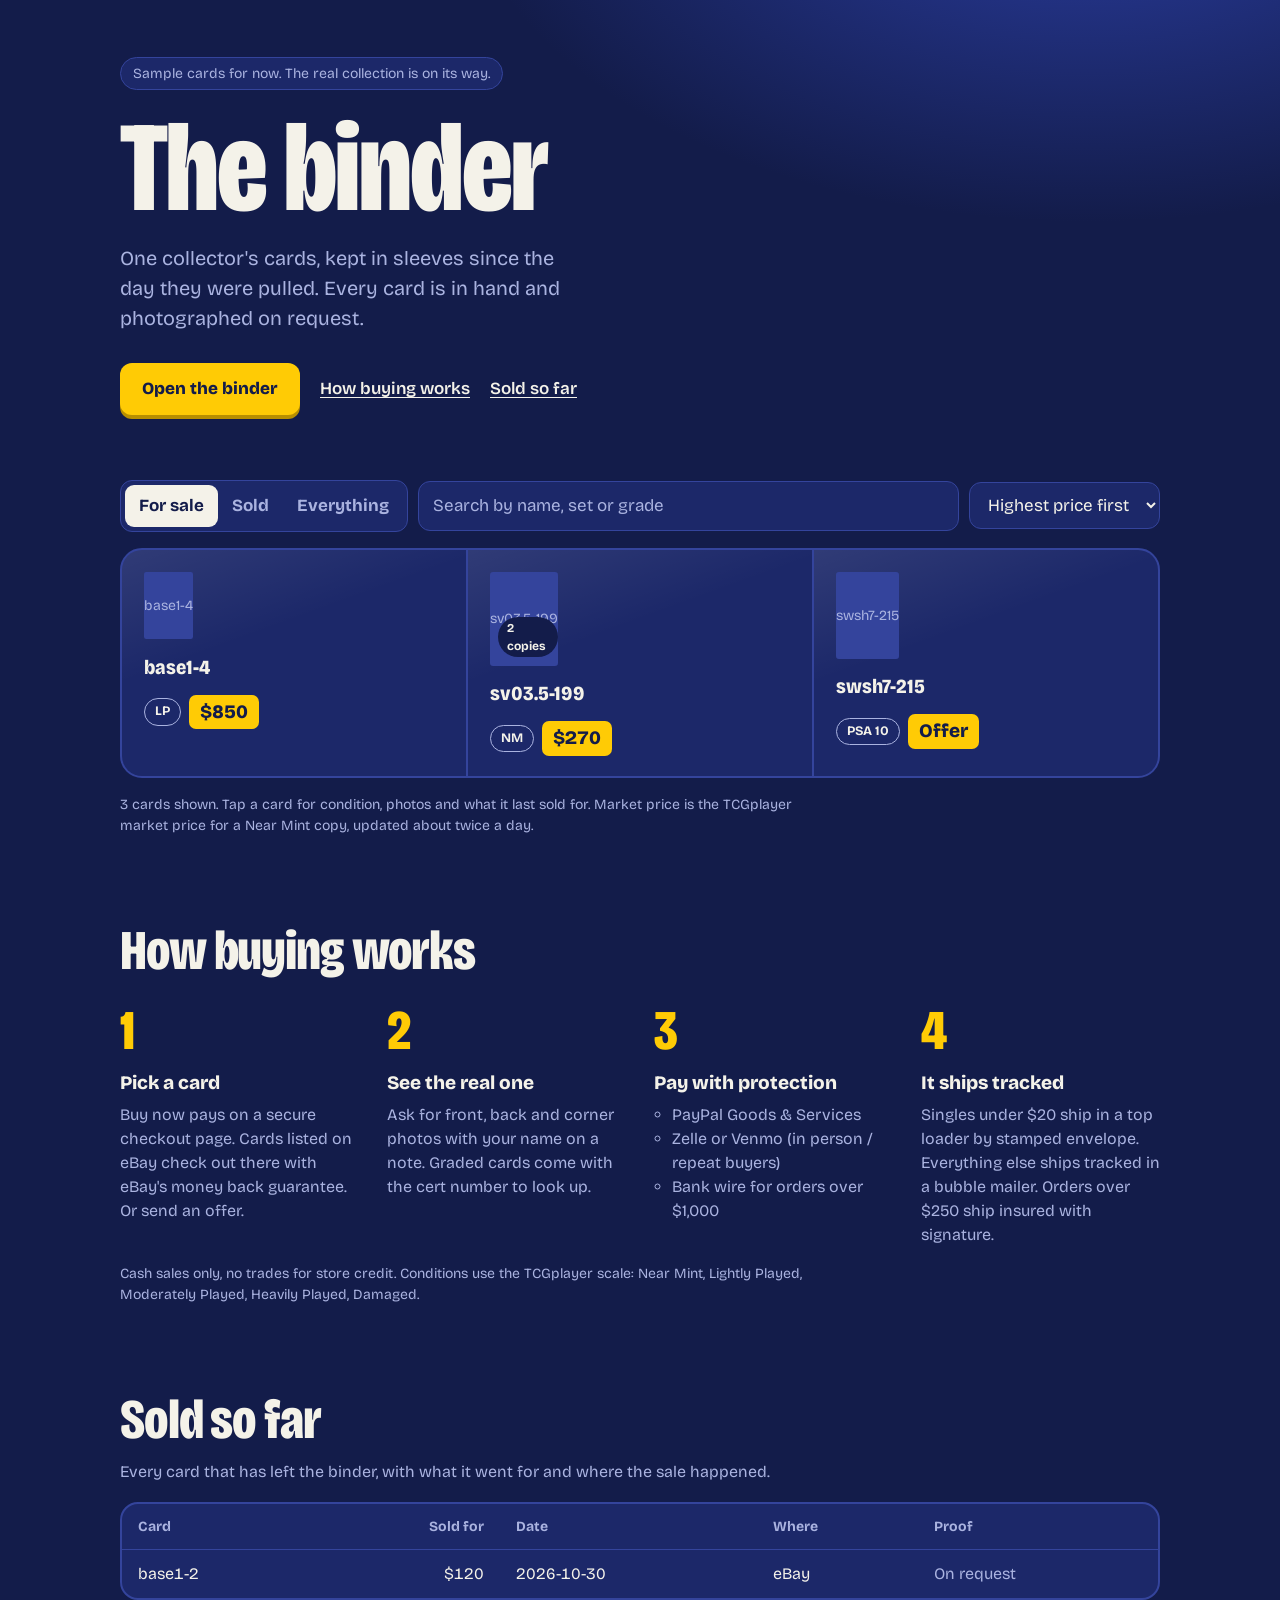
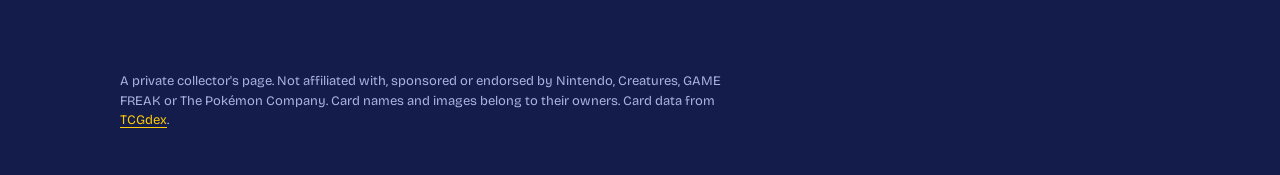
<file: index.html>
<!doctype html>
<html lang="en">
<head>
  <meta charset="utf-8">
  <meta name="viewport" content="width=device-width, initial-scale=1">
  <title>The binder</title>
  <meta name="description" content="A personal Pokemon card collection for sale. Real cards, photos on request, checkout through eBay or direct offer.">
  <meta name="theme-color" content="#131c4a">
  <link rel="manifest" href="manifest.webmanifest">
  <link rel="icon" href="icon.svg" type="image/svg+xml">
  <link rel="apple-touch-icon" href="icon-180.png">
  <meta name="apple-mobile-web-app-capable" content="yes">
  <meta name="mobile-web-app-capable" content="yes">
  <meta name="apple-mobile-web-app-status-bar-style" content="black-translucent">
  <meta name="apple-mobile-web-app-title" content="Binder">
  <link rel="preconnect" href="https://fonts.googleapis.com">
  <link rel="preconnect" href="https://fonts.gstatic.com" crossorigin>
  <link href="https://fonts.googleapis.com/css2?family=Bricolage+Grotesque:opsz,wdth,wght@12..96,75..100,200..800&display=swap" rel="stylesheet">
  <link rel="stylesheet" href="style.css">
</head>
<body>
  <header class="hero">
    <div class="hero-text">
      <p id="sample" class="sample" hidden>Sample cards for now. The real collection is on its way.</p>
      <h1 id="owner">The binder</h1>
      <p id="tagline" class="lede"></p>
      <p class="hero-links">
        <a class="btn" href="#binder">Open the binder</a>
        <a class="quiet" href="#how">How buying works</a>
        <a class="quiet" href="#sold">Sold so far</a>
        <a class="quiet" id="ebay" href="#" target="_blank" rel="noopener" hidden>eBay feedback</a>
      </p>
    </div>
    <div id="fan" class="fan" aria-label="Most valuable cards in the binder"></div>
  </header>

  <main>
    <section id="binder" class="binder">
      <div class="tools">
        <div class="seg" role="group" aria-label="Show">
          <button type="button" data-show="available" aria-pressed="true">For sale</button>
          <button type="button" data-show="sold" aria-pressed="false">Sold</button>
          <button type="button" data-show="all" aria-pressed="false">Everything</button>
        </div>
        <input id="q" type="search" placeholder="Search by name, set or grade" aria-label="Search cards">
        <select id="sort" aria-label="Sort">
          <option value="price">Highest price first</option>
          <option value="name">A to Z</option>
        </select>
      </div>
      <div id="grid" class="sheet"><p class="empty">Opening the binder…</p></div>
      <p class="fine"><span id="count"></span> Tap a card for condition, photos and what it last sold for. Market price is the TCGplayer market price for a Near Mint copy, updated about twice a day.</p>
    </section>

    <section id="how" class="how">
      <h2>How buying works</h2>
      <ol class="steps">
        <li>
          <h3>Pick a card</h3>
          <p>Buy now pays on a secure checkout page. Cards listed on eBay check out there with eBay's money back guarantee. Or send an offer.</p>
        </li>
        <li>
          <h3>See the real one</h3>
          <p>Ask for front, back and corner photos with your name on a note. Graded cards come with the cert number to look up.</p>
        </li>
        <li>
          <h3>Pay with protection</h3>
          <ul id="payments"></ul>
        </li>
        <li>
          <h3>It ships tracked</h3>
          <p id="shipping"></p>
        </li>
      </ol>
      <p class="fine">Cash sales only, no trades for store credit. Conditions use the TCGplayer scale: Near Mint, Lightly Played, Moderately Played, Heavily Played, Damaged.</p>
    </section>

    <section id="sold" class="how" hidden>
      <h2>Sold so far</h2>
      <p class="fine lead">Every card that has left the binder, with what it went for and where the sale happened.</p>
      <div class="table-wrap">
        <table>
          <thead><tr><th>Card</th><th class="num">Sold for</th><th>Date</th><th>Where</th><th>Proof</th></tr></thead>
          <tbody id="receipts"></tbody>
        </table>
      </div>
    </section>
  </main>

  <footer>
    <p>A private collector's page. Not affiliated with, sponsored or endorsed by Nintendo, Creatures, GAME FREAK or The Pokémon Company. Card names and images belong to their owners. Card data from <a href="https://tcgdex.dev" target="_blank" rel="noopener">TCGdex</a>.</p>
  </footer>

  <dialog id="detail" aria-labelledby="d-name">
    <button type="button" class="close" id="d-close" aria-label="Close">Close</button>
    <div class="detail">
      <div class="detail-art"><div class="holo big" id="d-art"></div></div>
      <div class="detail-info">
        <h2 id="d-name"></h2>
        <p id="d-meta" class="meta"></p>
        <p id="d-cond" class="chip"></p>
        <p id="d-note" class="note"></p>
        <p class="ask-row"><span id="d-ask" class="sticker big"></span><span id="d-market" class="market"></span></p>
        <div id="d-action"></div>
        <p class="sold-label">See what it actually sells for</p>
        <p id="d-sales" class="sales"></p>
      </div>
    </div>
  </dialog>

  <script src="core.js"></script>
  <script src="app.js"></script>
</body>
</html>
</file>
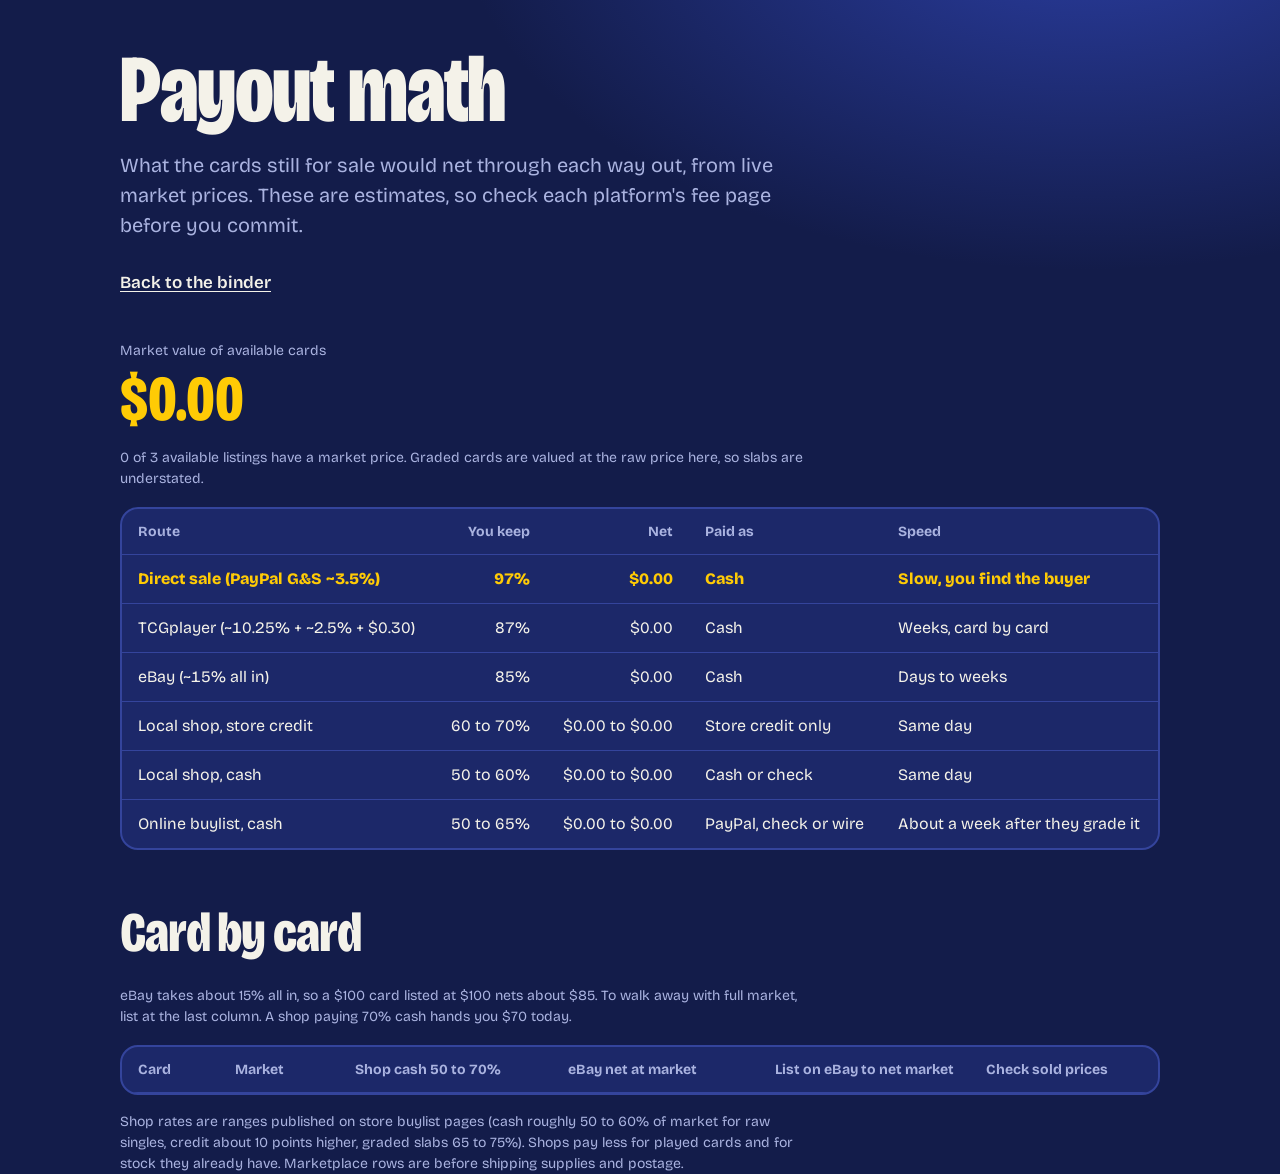
<file: seller.html>
<!doctype html>
<html lang="en">
<head>
  <meta charset="utf-8">
  <meta name="viewport" content="width=device-width, initial-scale=1">
  <meta name="robots" content="noindex">
  <title>Payout math</title>
  <link href="https://fonts.googleapis.com/css2?family=Bricolage+Grotesque:opsz,wdth,wght@12..96,75..100,200..800&display=swap" rel="stylesheet">
  <link rel="stylesheet" href="style.css">
</head>
<body>
  <header class="hero plain">
    <h1>Payout math</h1>
    <p class="lede" style="max-width:52ch">What the cards still for sale would net through each way out, from live market prices. These are estimates, so check each platform's fee page before you commit.</p>
    <p class="hero-links"><a class="quiet" href="./">Back to the binder</a></p>
  </header>
  <main>
    <p class="fine">Market value of available cards</p>
    <p class="total" id="total">…</p>
    <p class="fine" id="basis"></p>
    <div class="table-wrap">
      <table>
        <thead><tr><th>Route</th><th class="num">You keep</th><th class="num">Net</th><th>Paid as</th><th>Speed</th></tr></thead>
        <tbody id="routes"></tbody>
      </table>
    </div>
    <h2 class="gap">Card by card</h2>
    <p class="fine">eBay takes about 15% all in, so a $100 card listed at $100 nets about $85. To walk away with full market, list at the last column. A shop paying 70% cash hands you $70 today.</p>
    <div class="table-wrap">
      <table>
        <thead><tr><th>Card</th><th class="num">Market</th><th class="num">Shop cash 50 to 70%</th><th class="num">eBay net at market</th><th class="num">List on eBay to net market</th><th>Check sold prices</th></tr></thead>
        <tbody id="cards"></tbody>
      </table>
    </div>
    <p class="fine">Shop rates are ranges published on store buylist pages (cash roughly 50 to 60% of market for raw singles, credit about 10 points higher, graded slabs 65 to 75%). Shops pay less for played cards and for stock they already have. Marketplace rows are before shipping supplies and postage.</p>
  </main>
  <script src="core.js"></script>
  <script>
    // [route, low keep, high keep, paid as, speed]
    const EBAY_KEEP = 0.85;
    const ROUTES = [
      ['Direct sale (PayPal G&S ~3.5%)', 0.965, 0.965, 'Cash', 'Slow, you find the buyer'],
      ['TCGplayer (~10.25% + ~2.5% + $0.30)', 0.87, 0.87, 'Cash', 'Weeks, card by card'],
      ['eBay (~15% all in)', EBAY_KEEP, EBAY_KEEP, 'Cash', 'Days to weeks'],
      ['Local shop, store credit', 0.60, 0.70, 'Store credit only', 'Same day'],
      ['Local shop, cash', 0.50, 0.60, 'Cash or check', 'Same day'],
      ['Online buylist, cash', 0.50, 0.65, 'PayPal, check or wire', 'About a week after they grade it'],
    ];
    loadBinder().then(({ cards }) => {
      const live = cards.filter(c => (c.status || 'available') === 'available');
      const priced = live.filter(c => c.market != null);
      const total = priced.reduce((sum, c) => sum + c.market * (c.qty || 1), 0);
      document.getElementById('total').textContent = usd(total);
      document.getElementById('basis').textContent =
        `${priced.length} of ${live.length} available listings have a market price. Graded cards are valued at the raw price here, so slabs are understated.`;
      document.getElementById('cards').innerHTML = priced.map(c => `<tr>
        <td>${esc(c.name)} <span style="color:var(--soft)">${esc(c.grade || c.condition || '')}</span></td>
        <td class="num">${usd(c.market)}</td>
        <td class="num">${usd(c.market * 0.5)} to ${usd(c.market * 0.7)}</td>
        <td class="num">${usd(c.market * EBAY_KEEP)}</td>
        <td class="num">${usd(c.market / EBAY_KEEP)}</td>
        <td>${salesHtml(c)}</td>
      </tr>`).join('');
      document.getElementById('routes').innerHTML = ROUTES.map(([name, lo, hi, paid, speed], i) => {
        const pct = lo === hi ? `${Math.round(lo * 100)}%` : `${Math.round(lo * 100)} to ${Math.round(hi * 100)}%`;
        const net = lo === hi ? usd(total * lo) : `${usd(total * lo)} to ${usd(total * hi)}`;
        return `<tr${i === 0 ? ' class="best"' : ''}><td>${esc(name)}</td><td class="num">${pct}</td><td class="num">${net}</td><td>${esc(paid)}</td><td>${esc(speed)}</td></tr>`;
      }).join('');
    }).catch(err => { document.getElementById('total').textContent = 'Could not load: ' + err.message; });
  </script>
</body>
</html>
</file>
<file: style.css>
/* Palette comes off the cards themselves: card-back blue, border yellow. */
:root {
  --back: #131c4a;
  --sheet: #1c2869;
  --seam: #34449c;
  --paper: #f4f2e9;
  --soft: #aab3e0;
  --yellow: #ffcb05;
  --red: #ff4b33;
  --font: "Bricolage Grotesque", "Gill Sans", "Trebuchet MS", system-ui, sans-serif;
  color-scheme: dark;
}
* { box-sizing: border-box; }
html { scroll-behavior: smooth; }
body {
  margin: 0;
  background: var(--back) radial-gradient(900px 520px at 85% -8%, #2b3ea3 0%, transparent 70%) no-repeat;
  color: var(--paper);
  font: 400 17px/1.5 var(--font);
  font-variation-settings: "wdth" 100;
}
a { color: var(--yellow); text-underline-offset: 3px; }
:focus-visible { outline: 3px solid var(--yellow); outline-offset: 3px; border-radius: 6px; }
button, input, select { font: inherit; color: inherit; }
.hero, main, footer { max-width: 1080px; margin: 0 auto; padding-left: 20px; padding-right: 20px; }

/* Hero */
.hero { display: grid; grid-template-columns: minmax(0, 1.05fr) minmax(0, .95fr); gap: 32px; align-items: center; padding-top: 56px; padding-bottom: 64px; }
h1 {
  margin: 0 0 18px;
  font-weight: 800; font-variation-settings: "wdth" 75;
  font-size: clamp(56px, 10.5vw, 128px); line-height: .88; letter-spacing: -.012em;
  overflow-wrap: anywhere;
}
.lede { margin: 0; max-width: 34ch; font-size: 20px; color: var(--soft); }
.sample { display: inline-block; margin: 0 0 22px; padding: 5px 12px; border-radius: 99px; background: var(--sheet); border: 1px solid var(--seam); font-size: 14px; color: var(--soft); }
.hero-links { display: flex; flex-wrap: wrap; align-items: center; gap: 20px; margin: 30px 0 0; }
.quiet { color: var(--paper); font-weight: 600; }
.btn {
  display: inline-block; padding: 13px 22px; border-radius: 12px;
  background: var(--yellow); color: var(--back); font-weight: 800; text-decoration: none;
  box-shadow: 0 4px 0 #b88f00;
}
.btn:hover { transform: translateY(1px); box-shadow: 0 3px 0 #b88f00; }
.btn:active { transform: translateY(4px); box-shadow: none; }

.fan { display: flex; justify-content: center; align-items: center; min-height: 360px; padding: 10px 0; }
.fan-card { all: unset; cursor: pointer; width: 44%; max-width: 230px; margin: 0 -9%; filter: drop-shadow(0 18px 22px rgba(4, 8, 36, .55)); }
.fan-card:nth-child(1) { transform: rotate(-11deg) translateY(18px); }
.fan-card:nth-child(2) { z-index: 2; width: 50%; max-width: 262px; }
.fan-card:nth-child(3) { transform: rotate(11deg) translateY(18px); }
.fan-card:hover, .fan-card:focus-visible { z-index: 3; }

/* Card art + foil */
.holo {
  position: relative; display: block; overflow: hidden;
  aspect-ratio: 600 / 825; border-radius: 4.6% / 3.4%;
  transform: perspective(800px) rotateX(var(--rx, 0deg)) rotateY(var(--ry, 0deg));
  transition: transform .18s ease-out;
  background: var(--seam);
}
.holo img { display: block; width: 100%; height: 100%; object-fit: cover; }
.holo::after {
  content: ""; position: absolute; inset: 0; pointer-events: none;
  background:
    radial-gradient(circle at var(--mx, 50%) var(--my, 50%), rgba(255, 255, 255, .7), transparent 42%),
    linear-gradient(115deg, transparent 22%, #ff6ad5 36%, #6af3ff 50%, #f7ff7a 64%, transparent 78%);
  background-size: 100% 100%, 260% 260%;
  background-position: 0 0, var(--mx, 50%) var(--my, 50%);
  mix-blend-mode: color-dodge;
  opacity: calc(var(--glare, 0) * .42);
  transition: opacity .25s;
}
.noimg { display: grid; place-items: center; height: 100%; color: var(--soft); font-size: 14px; }

/* Binder sheet: pockets share seams like a 9-pocket page */
.binder { scroll-margin-top: 16px; }
.tools { display: flex; flex-wrap: wrap; gap: 10px; align-items: center; margin-bottom: 16px; }
.seg { display: flex; background: var(--sheet); border: 1px solid var(--seam); border-radius: 12px; padding: 4px; }
.seg button { border: 0; background: none; padding: 8px 14px; border-radius: 9px; font-weight: 700; color: var(--soft); cursor: pointer; }
.seg button[aria-pressed="true"] { background: var(--paper); color: var(--back); }
.tools input, .tools select { background: var(--sheet); border: 1px solid var(--seam); border-radius: 12px; padding: 11px 14px; min-width: 0; }
.tools input { flex: 1 1 200px; }
.tools input::placeholder { color: var(--soft); }

.sheet {
  display: grid; grid-template-columns: repeat(3, minmax(0, 1fr)); gap: 2px;
  background: var(--seam); border: 2px solid var(--seam); border-radius: 22px; overflow: hidden;
}
.pocket {
  display: flex; flex-direction: column; gap: 3px; text-align: left;
  border: 0; margin: 0; padding: 22px 22px 20px; cursor: pointer;
  background: var(--sheet) linear-gradient(160deg, rgba(255, 255, 255, .09), transparent 38%);
}
.pocket:hover:not(.blank) { background-color: #223079; }
.pocket.blank { cursor: default; }
.sleeve { position: relative; display: block; margin-bottom: 14px; }
.blank .sleeve { aspect-ratio: 600 / 825; border-radius: 4.6% / 3.4%; border: 2px dashed var(--seam); }
.pocket-name { font-size: 20px; font-weight: 800; line-height: 1.15; font-variation-settings: "wdth" 88; }
.pocket-set { font-size: 14px; color: var(--soft); }
.pocket-row { display: flex; flex-wrap: wrap; align-items: center; justify-content: space-between; gap: 8px; margin-top: 10px; }
.chip { display: inline-block; margin: 0; padding: 3px 10px; border: 1.5px solid var(--soft); border-radius: 99px; font-size: 13px; font-weight: 700; color: var(--paper); white-space: nowrap; }
.chip:empty { visibility: hidden; }
.sticker {
  display: inline-block; padding: 3px 11px; border-radius: 7px;
  background: var(--yellow); color: var(--back);
  font-weight: 800; font-size: 19px; font-variant-numeric: tabular-nums; white-space: nowrap;
}
.sticker.big { font-size: 34px; padding: 4px 16px; border-radius: 10px; }
.qty { position: absolute; left: 8px; bottom: 8px; padding: 2px 9px; border-radius: 99px; background: var(--back); font-size: 12px; font-weight: 700; }
.sold .holo img { filter: grayscale(.9) brightness(.55); }
.sold .sticker { background: none; color: var(--soft); padding-right: 0; }
.stamp {
  position: absolute; top: 42%; left: 50%; transform: translate(-50%, -50%) rotate(-14deg);
  padding: 2px 18px; border: 4px solid var(--red); border-radius: 8px; color: var(--red);
  font-size: 34px; font-weight: 800; font-variation-settings: "wdth" 75; letter-spacing: .04em;
}
.empty { grid-column: 1 / -1; margin: 0; padding: 40px 24px; background: var(--sheet); color: var(--soft); }
.fine { margin: 16px 0 0; max-width: 76ch; font-size: 14px; color: var(--soft); }

/* How buying works: a real sequence, so it is numbered */
.how { margin-top: 88px; }
h2 { margin: 0 0 26px; font-weight: 800; font-variation-settings: "wdth" 75; font-size: clamp(36px, 5vw, 56px); line-height: .95; letter-spacing: -.02em; }
.steps { list-style: none; margin: 0; padding: 0; display: grid; grid-template-columns: repeat(4, minmax(0, 1fr)); gap: 28px; counter-reset: step; }
.steps > li { counter-increment: step; }
.steps > li::before { content: counter(step); display: block; font-size: 56px; font-weight: 800; line-height: 1; color: var(--yellow); font-variation-settings: "wdth" 75; }
.steps h3 { margin: 10px 0 6px; font-size: 19px; font-weight: 800; }
.steps p, .steps ul { margin: 0; color: var(--soft); font-size: 16px; }
.steps ul { padding-left: 18px; }

footer { padding-top: 72px; padding-bottom: 44px; font-size: 13px; color: var(--soft); }
footer p { max-width: 80ch; margin: 0; }

/* Card detail */
dialog {
  width: min(880px, calc(100vw - 24px)); max-height: calc(100dvh - 24px); padding: 0; overflow: auto;
  background: var(--sheet); color: var(--paper); border: 2px solid var(--seam); border-radius: 24px;
}
dialog::backdrop { background: rgba(8, 12, 44, .78); backdrop-filter: blur(6px); }
.close { position: absolute; top: 14px; right: 14px; z-index: 2; border: 1px solid var(--seam); background: var(--back); border-radius: 99px; padding: 6px 14px; font-weight: 700; cursor: pointer; }
.detail { display: grid; grid-template-columns: minmax(0, .9fr) minmax(0, 1.1fr); gap: 34px; padding: 34px; align-items: center; }
.detail-art { filter: drop-shadow(0 20px 26px rgba(4, 8, 36, .6)); }
.detail-info h2 { margin: 0 0 6px; padding-right: 70px; font-size: clamp(34px, 5vw, 52px); }
.meta { margin: 0 0 14px; color: var(--soft); }
.note { margin: 14px 0 0; color: var(--soft); }
.ask-row { display: flex; flex-wrap: wrap; align-items: center; gap: 14px; margin: 22px 0; }
.market { color: var(--soft); font-variant-numeric: tabular-nums; }
.sold-label { margin: 28px 0 8px; font-size: 14px; font-weight: 700; }
.sales { display: flex; flex-wrap: wrap; gap: 8px; margin: 0; font-size: 0; }
.sales a { font-size: 14px; padding: 6px 12px; border: 1px solid var(--seam); border-radius: 99px; color: var(--paper); text-decoration: none; background: var(--back); }
.sales a:hover { border-color: var(--yellow); }

.actions { display: flex; flex-wrap: wrap; align-items: center; gap: 18px; margin: 0; }
.dim { color: var(--soft); }
.lead { margin: -12px 0 0; font-size: 16px; }
body { padding-top: env(safe-area-inset-top); }

/* seller.html */
.plain { padding-top: 48px; padding-bottom: 28px; display: block; }
.plain h1 { font-size: clamp(48px, 8vw, 96px); }
.total { margin: 6px 0 4px; font-size: 64px; font-weight: 800; line-height: 1; color: var(--yellow); font-variation-settings: "wdth" 75; }
.table-wrap { overflow-x: auto; margin-top: 18px; background: var(--sheet); border: 2px solid var(--seam); border-radius: 18px; }
table { width: 100%; border-collapse: collapse; font-variant-numeric: tabular-nums; }
th, td { text-align: left; padding: 12px 16px; border-bottom: 1px solid var(--seam); font-size: 16px; white-space: nowrap; }
tr:last-child td { border-bottom: 0; }
th { font-size: 14px; color: var(--soft); font-weight: 700; }
td.num, th.num { text-align: right; }
tr.best td { font-weight: 800; color: var(--yellow); }
.gap { margin-top: 56px; }

@media (max-width: 760px) {
  .hero { grid-template-columns: 1fr; padding-top: 36px; padding-bottom: 44px; gap: 12px; }
  .fan { min-height: 0; padding: 26px 0 18px; }
  .sheet { grid-template-columns: repeat(2, minmax(0, 1fr)); border-radius: 18px; }
  .pocket { padding: 12px 12px 14px; }
  .pocket-name { font-size: 17px; }
  .sticker { font-size: 16px; padding: 2px 8px; }
  .chip { font-size: 12px; padding: 2px 8px; }
  .stamp { font-size: 24px; border-width: 3px; }
  .steps { grid-template-columns: 1fr 1fr; }
  .detail { grid-template-columns: 1fr; padding: 56px 20px 24px; gap: 22px; }
  .detail-art { max-width: 260px; margin: 0 auto; width: 100%; }
  .detail-info h2 { padding-right: 0; }
}
@media (max-width: 420px) {
  .steps { grid-template-columns: 1fr; }
}
@media (prefers-reduced-motion: reduce) {
  html { scroll-behavior: auto; }
  .holo, .holo::after, .btn { transition: none; }
}
</file>
